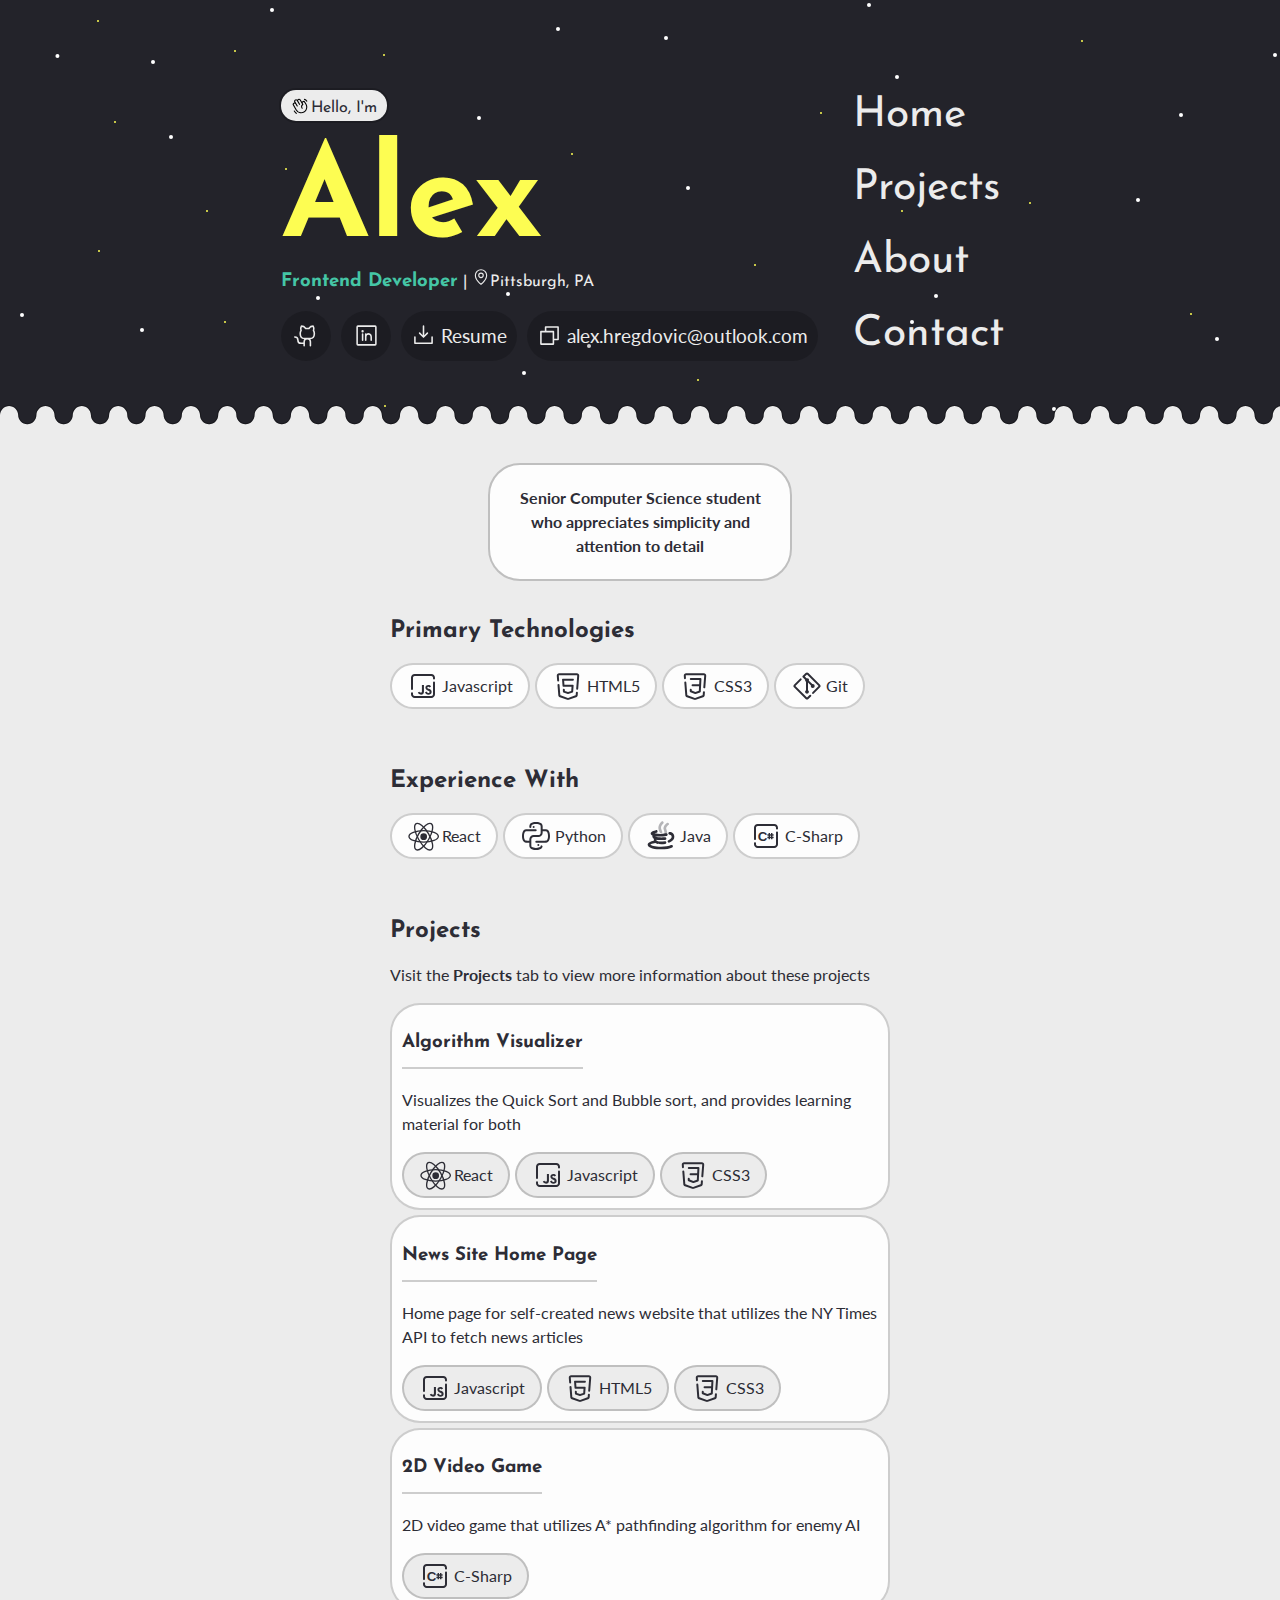
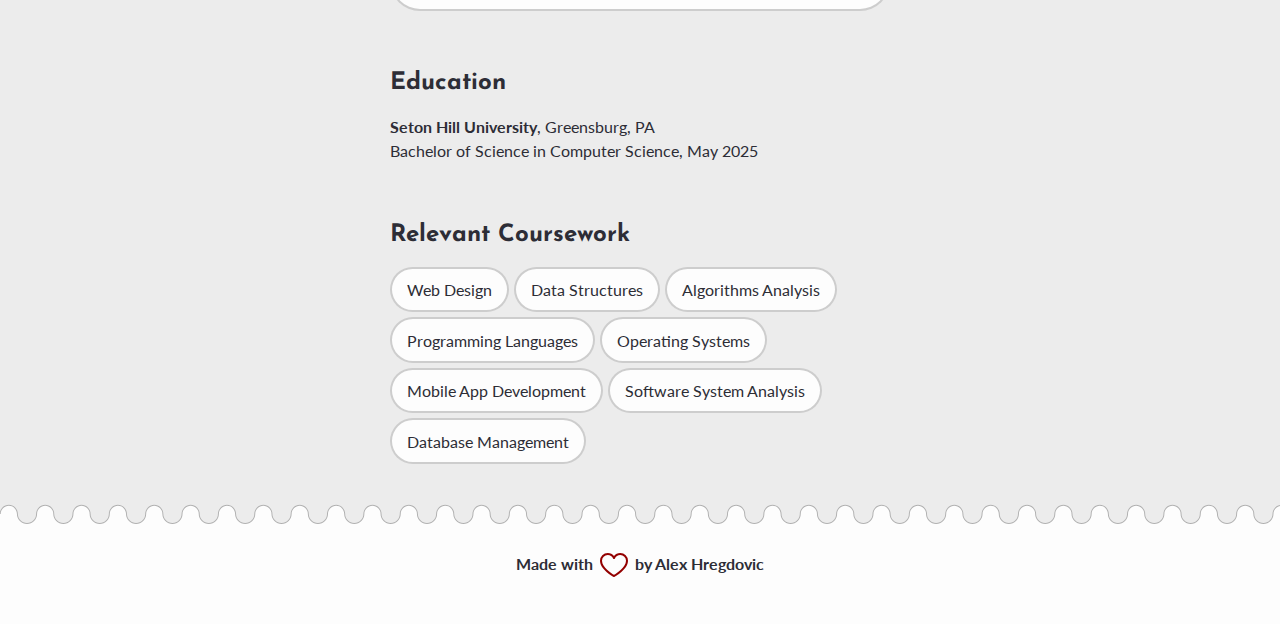
<file: index.html>
<!DOCTYPE html>
<html lang="en">
<head>
    <meta charset="UTF-8">
    <meta name="viewport" content="width=device-width, initial-scale=1.0">
    <title>Alex Hregdovic | Home</title>
    <link rel="stylesheet" href="styles.css">
    <script src="main.js" defer></script>
</head>
<body>
    <div class="container">

        <div id="mobile-nav-container">
            <div id="nav-toggles">
                <img src="./icons/nav-hamburger.svg" id="open-button">
                <img src="./icons/x-nav.svg" id="close-button">
            </div>
    
            <div class="nav-line"> </div>
    
            <nav id="mobile-nav">
                <ul>
                    <li id="active-page"><a href="#">Home</a></li>
                    <li><a href="./projects.html">Projects</a></li>
                    <li><a href="./about.html">About</a></li>
                    <li><a href="./contact.html">Contact</a></li>
                </ul>
            </nav>
        </div>

        <header>
            <div class="header-container">
                <div class="hello-box"><img src="./icons/hand-waving.svg">Hello, I'm</div>
                <h1>Alex</h1>
                <p><span>Frontend Developer</span> | <img src="./icons/map-pin.svg">Pittsburgh, PA</p>
                <div class="socials">
                    <a href="https://github.com/alexhreg"><img src="./icons/github-logo.svg" alt="GitHub"></a>
                    <a href="https://www.linkedin.com/in/alex-hregdovic-b95b67262"><img src="./icons/linkedin-logo.svg" alt="LinkedIn "></a>
                    <a href="./HregdovicAlexResume.pdf" download="AlexHregdovicResume"><img src="./icons/download-simple.svg">Resume</a>
                    <button onClick="CopyText()"><img src="./icons/copy.svg" >alex.hregdovic@outlook.com</button>
                </div>
            </div> 
            <nav id="desktop-nav-container">
                <ul>
                    <li><a href="#">Home</a></li>
                    <li><a href="./projects.html">Projects</a></li>
                    <li><a href="./about.html">About</a></li>
                    <li><a href="./contact.html">Contact</a></li>
                </ul>
            </nav>
        </header>

        <main>
            <img src="./images/wave-border.svg" id="wave-border-top">
            <div class="main-content">
                <section id="short-description">
                    <p><b>Senior Computer Science student who appreciates simplicity and attention to detail</b></p>
                </section>

                <section id="primary-technologies">
                    <h2>Primary Technologies</h2>
                    <div class="technologies">
                        <p><img src="./icons/javascript-icon.svg">Javascript</p>
                        <p><img src="./icons/html-icon.svg">HTML5</p>
                        <p><img src="./icons/css-icon.svg">CSS3</p>
                        <p><img src="./icons/git-icon.svg">Git</p>
                    </div>
                </section>
                

                <section id="experience-with">
                    <h2>Experience With</h2>
                    <div class="experience-with-bubbles">
                        <p><img src="./icons/react-icon.svg">React</p>
                        <p><img src="./icons/python-icon.svg">Python</p>
                        <p><img src="./icons/java-icon.svg">Java</p>
                        <p><img src="./icons/c-sharp.svg">C-Sharp</p>
                    </div>
                </section>
                

                <section id="home-projects">
                    <h2>Projects</h2>
                    <p class="projects-redirect">Visit the <a href="./projects.html">Projects</a> tab to view more information about these projects</p>
                    <div class="home-project-cards">
                        <div class="home-project-card">
                            <h3>Algorithm Visualizer</h3>
                            <p>Visualizes the Quick Sort and Bubble sort, and provides learning material for both</p>
                            <div class="project-tech">
                                <p><img src="./icons/react-icon.svg">React</p>
                                <p><img src="./icons/javascript-icon.svg">Javascript</p>
                                <p><img src="./icons/css-icon.svg">CSS3</p>
                            </div>
                            
                        </div>
    
                        <div class="home-project-card">
                            <h3>News Site Home Page</h3>
                            <p>Home page for self-created news website that utilizes the NY Times API to fetch news articles</p>
                            <div class="project-tech">
                                <p><img src="./icons/javascript-icon.svg">Javascript</p>
                                <p><img src="./icons/html-icon.svg">HTML5</p>
                                <p><img src="./icons/css-icon.svg">CSS3</p>
                            </div>
                        </div>
    
                        <div class="home-project-card">
                            <h3>2D Video Game</h3>
                            <p>2D video game that utilizes A* pathfinding algorithm for enemy AI</p>
                            <div class="project-tech">
                                <p><img src="./icons/c-sharp.svg">C-Sharp</p>
                            </div>
                        </div>
                    </div>
                </section>
                
                <section id="education">
                    <h2>Education</h2>
                    <div class="education">
                        <p>
                            <b>Seton Hill University</b>, Greensburg, PA <br>
                            Bachelor of Science in Computer Science, May 2025
                        </p>
                    </div>
                </section>

                <section id="coursework">
                    <h2>Relevant Coursework</h2>
                    <div class="courses">
                        <p>Web Design</p>
                        <p>Data Structures</p>
                        <p>Algorithms Analysis</p>
                        <p>Programming Languages</p>
                        <p>Operating Systems</p>
                        <p>Mobile App Development</p>
                        <p>Software System Analysis</p>
                        <p>Database Management</p>
                    </div>
                </section>
                
                
            </div>
            <img src="./images/wave-border.svg" id="wave-border-bottom">
        </main>
        <footer>
            Made with <img src="./icons/heart.svg"> by Alex Hregdovic
        </footer>
    </div>
</body>
</html>
</file>
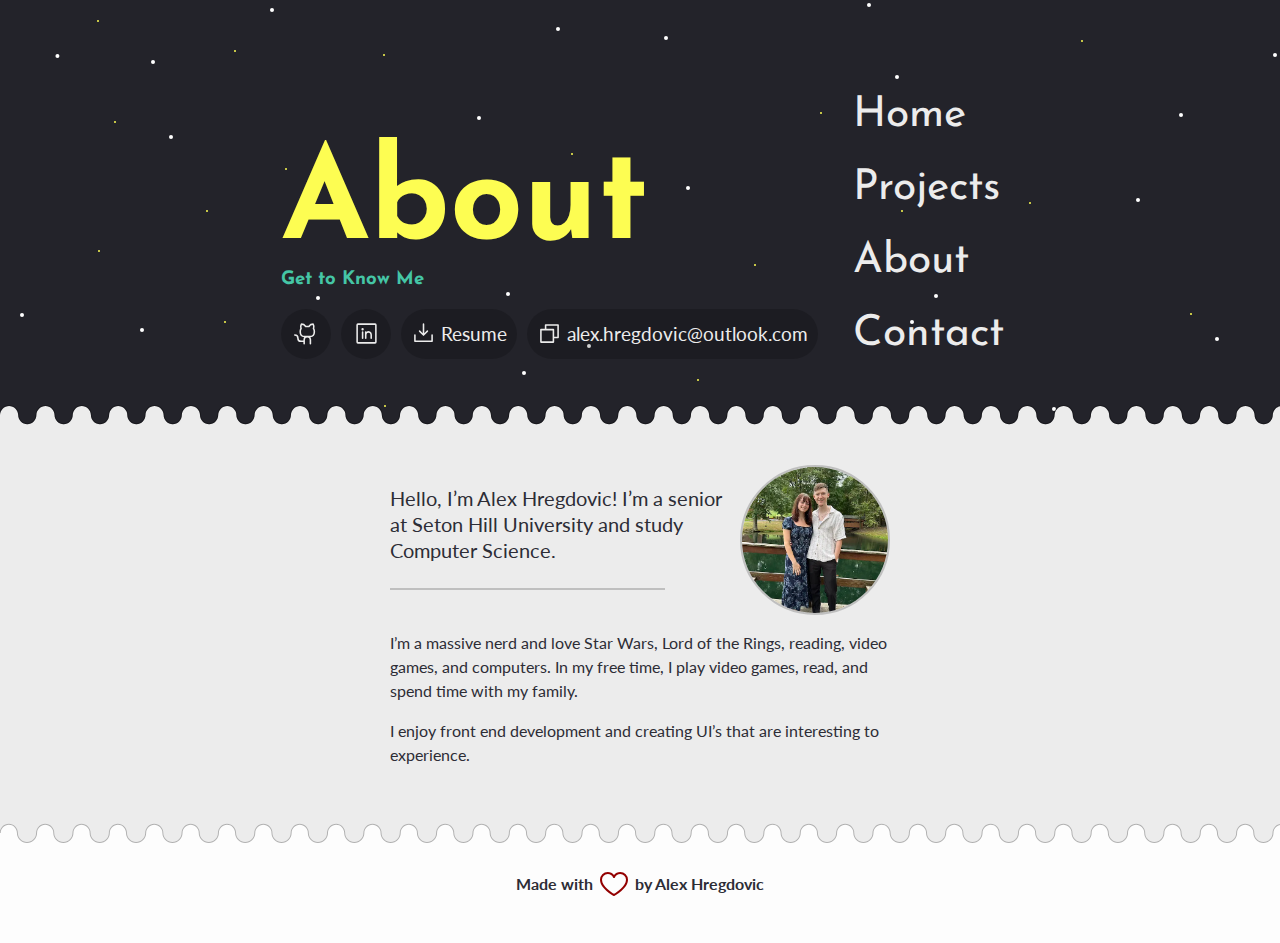
<file: about.html>
<!DOCTYPE html>
<html lang="en">
<head>
    <meta charset="UTF-8">
    <meta name="viewport" content="width=device-width, initial-scale=1.0">
    <title>Alex Hregdovic | About</title>
    <link rel="stylesheet" href="styles.css">
    <script src="main.js" defer></script>
</head>
<body>
    <div class="container">

        <div id="mobile-nav-container">
            <div id="nav-toggles">
                <img src="./icons/nav-hamburger.svg" id="open-button">
                <img src="./icons/x-nav.svg" id="close-button">
            </div>
    
            <div class="nav-line"> </div>
    
            <nav id="mobile-nav">
                <ul>
                    <li><a href="./index.html">Home</a></li>
                    <li><a href="./projects.html">Projects</a></li>
                    <li id="active-page"><a href="#">About</a></li>
                    <li><a href="./contact.html">Contact</a></li>
                </ul>
            </nav>
        </div>

        <header>
            <div class="header-container">
                <h1>About</h1>
                <p><span>Get to Know Me</span></p>
                <div class="socials">
                    <a href="https://github.com/alexhreg"><img src="./icons/github-logo.svg" alt="GitHub"></a>
                    <a href="https://www.linkedin.com/in/alex-hregdovic-b95b67262"><img src="./icons/linkedin-logo.svg" alt="LinkedIn "></a>
                    <a href="./HregdovicAlexResume.pdf" download="AlexHregdovicResume"><img src="./icons/download-simple.svg">Resume</a>
                    <button onClick="CopyText()"><img src="./icons/copy.svg" >alex.hregdovic@outlook.com</button>
                </div>
            </div>
            <nav id="desktop-nav-container">
                <ul>
                    <li><a href="./index.html">Home</a></li>
                    <li><a href="./projects.html">Projects</a></li>
                    <li><a href="#">About</a></li>
                    <li><a href="./contact.html">Contact</a></li>
                </ul>
            </nav>
        </header>

        <main>
            <img src="./images/wave-border.svg" id="wave-border-top">
            <section class="main-content about-content">
                <div class="bio-top">
                    <div class="intro">
                        <p class="about-intro">Hello, I’m Alex Hregdovic! I’m a senior at Seton Hill University and study Computer Science.</p>
                        <div class="line"></div>
                    </div>
                    <img src="./images/portfolio-portrait.webp" alt="Photo of Alex" id="portrait">
                </div>


                <div class="about-end">
                    <p>
                        I’m a massive nerd and love Star Wars, 
                        Lord of the Rings, reading, video games, and computers.
                        In my free time, I play video games, read, and spend time
                        with my family.
                    </p>
                    <p>
                        I enjoy front end development and creating UI’s that are
                        interesting to experience. 
                    </p>
                </div>
                

                
            </section>
            <img src="./images/wave-border.svg" id="wave-border-bottom">
        </main>
        <footer>
            Made with <img src="./icons/heart.svg"> by Alex Hregdovic
        </footer>

    </div>
</body>
</html>
</file>
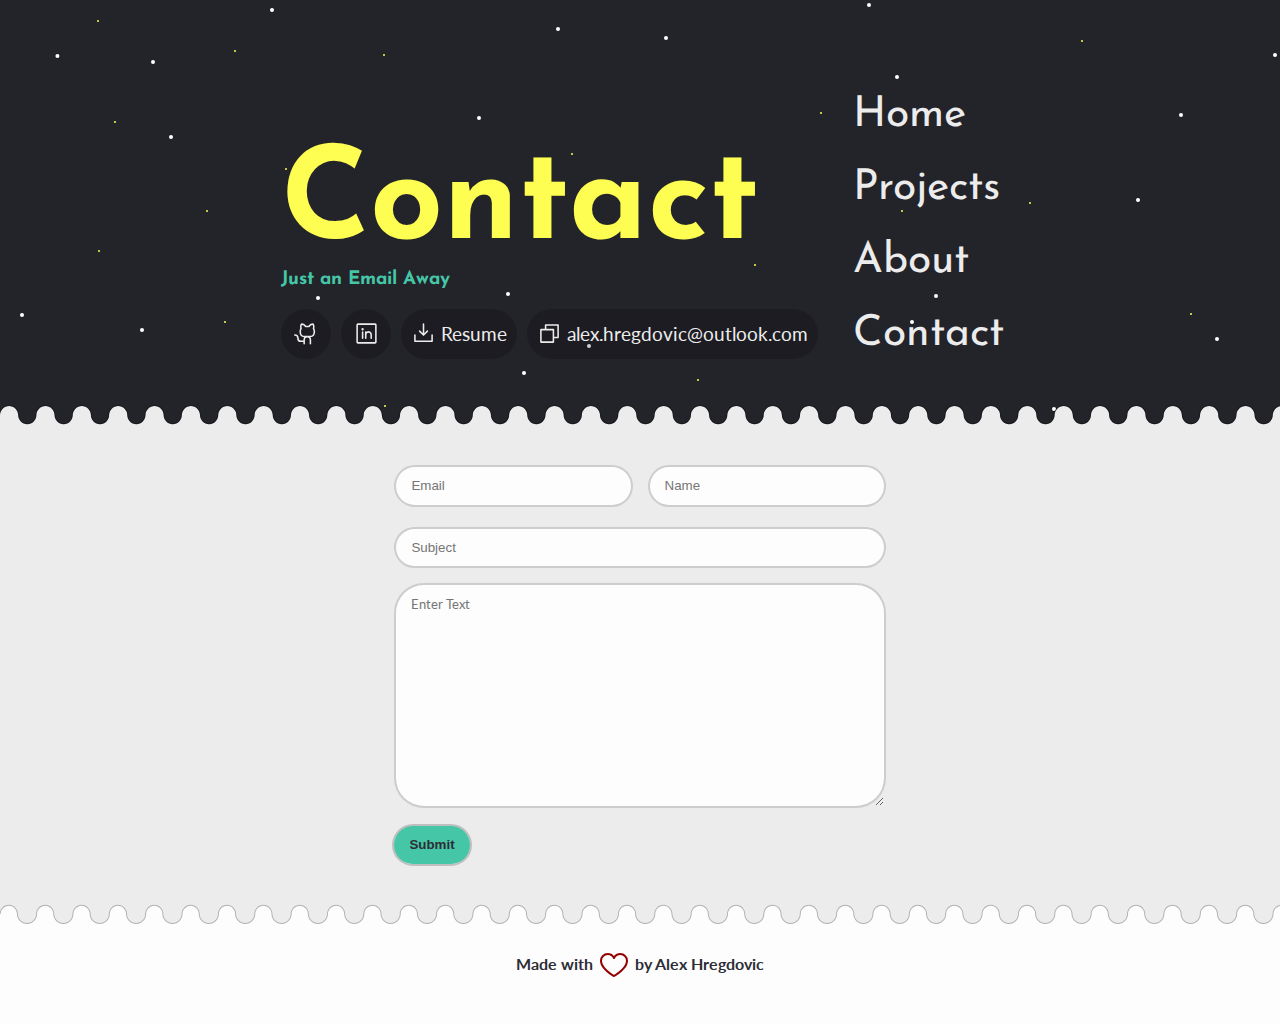
<file: contact.html>
<!DOCTYPE html>
<html lang="en">
<head>
    <meta charset="UTF-8">
    <meta name="viewport" content="width=device-width, initial-scale=1.0">
    <title>Alex Hregdovic | Contact</title>
    <link rel="stylesheet" href="styles.css">
    <script src="main.js" defer></script>
</head>
<body>
    <div class="container">

        <div id="mobile-nav-container">
            <div id="nav-toggles">
                <img src="./icons/nav-hamburger.svg" id="open-button">
                <img src="./icons/x-nav.svg" id="close-button">
            </div>
    
            <div class="nav-line"> </div>
    
            <nav id="mobile-nav">
                <ul>
                    <li><a href="./index.html">Home</a></li>
                    <li><a href="./projects.html">Projects</a></li>
                    <li><a href="./about.html">About</a></li>
                    <li id="active-page"><a href="#">Contact</a></li>
                </ul>
            </nav>
        </div>

        <header>
            <div class="header-container">
                <h1>Contact</h1>
                <p><span>Just an Email Away</span></p>
                <div class="socials">
                    <a href="https://github.com/alexhreg"><img src="./icons/github-logo.svg" alt="GitHub"></a>
                    <a href="https://www.linkedin.com/in/alex-hregdovic-b95b67262"><img src="./icons/linkedin-logo.svg" alt="LinkedIn "></a>
                    <a href="./HregdovicAlexResume.pdf" download="AlexHregdovicResume"><img src="./icons/download-simple.svg">Resume</a>
                    <button onClick="CopyText()"><img src="./icons/copy.svg" >alex.hregdovic@outlook.com</button>
                </div>
            </div>
            <nav id="desktop-nav-container">
                <ul>
                    <li><a href="./index.html">Home</a></li>
                    <li><a href="./projects.html">Projects</a></li>
                    <li><a href="./about.html">About</a></li>
                    <li><a href="#">Contact</a></li>
                </ul>
            </nav>
        </header>

        <main>
            <img src="./images/wave-border.svg" id="wave-border-top">
            <div class="main-content contact-content">

                <div class="email-name">
                    <input type="email" placeholder="Email" required id="email-input">
                    <input type="text" placeholder="Name" required id="name-input">
                </div>
                <input type="text" placeholder="Subject" required id="subject-input">
                
                <textarea name="message" id="message-box" placeholder="Enter Text"></textarea>

                <button id="submit-button">Submit</button>
            </div>
            <img src="./images/wave-border.svg" id="wave-border-bottom">
        </main>
        <footer>
            Made with <img src="./icons/heart.svg"> by Alex Hregdovic
        </footer>

    </div>
</body>
</html>
</file>
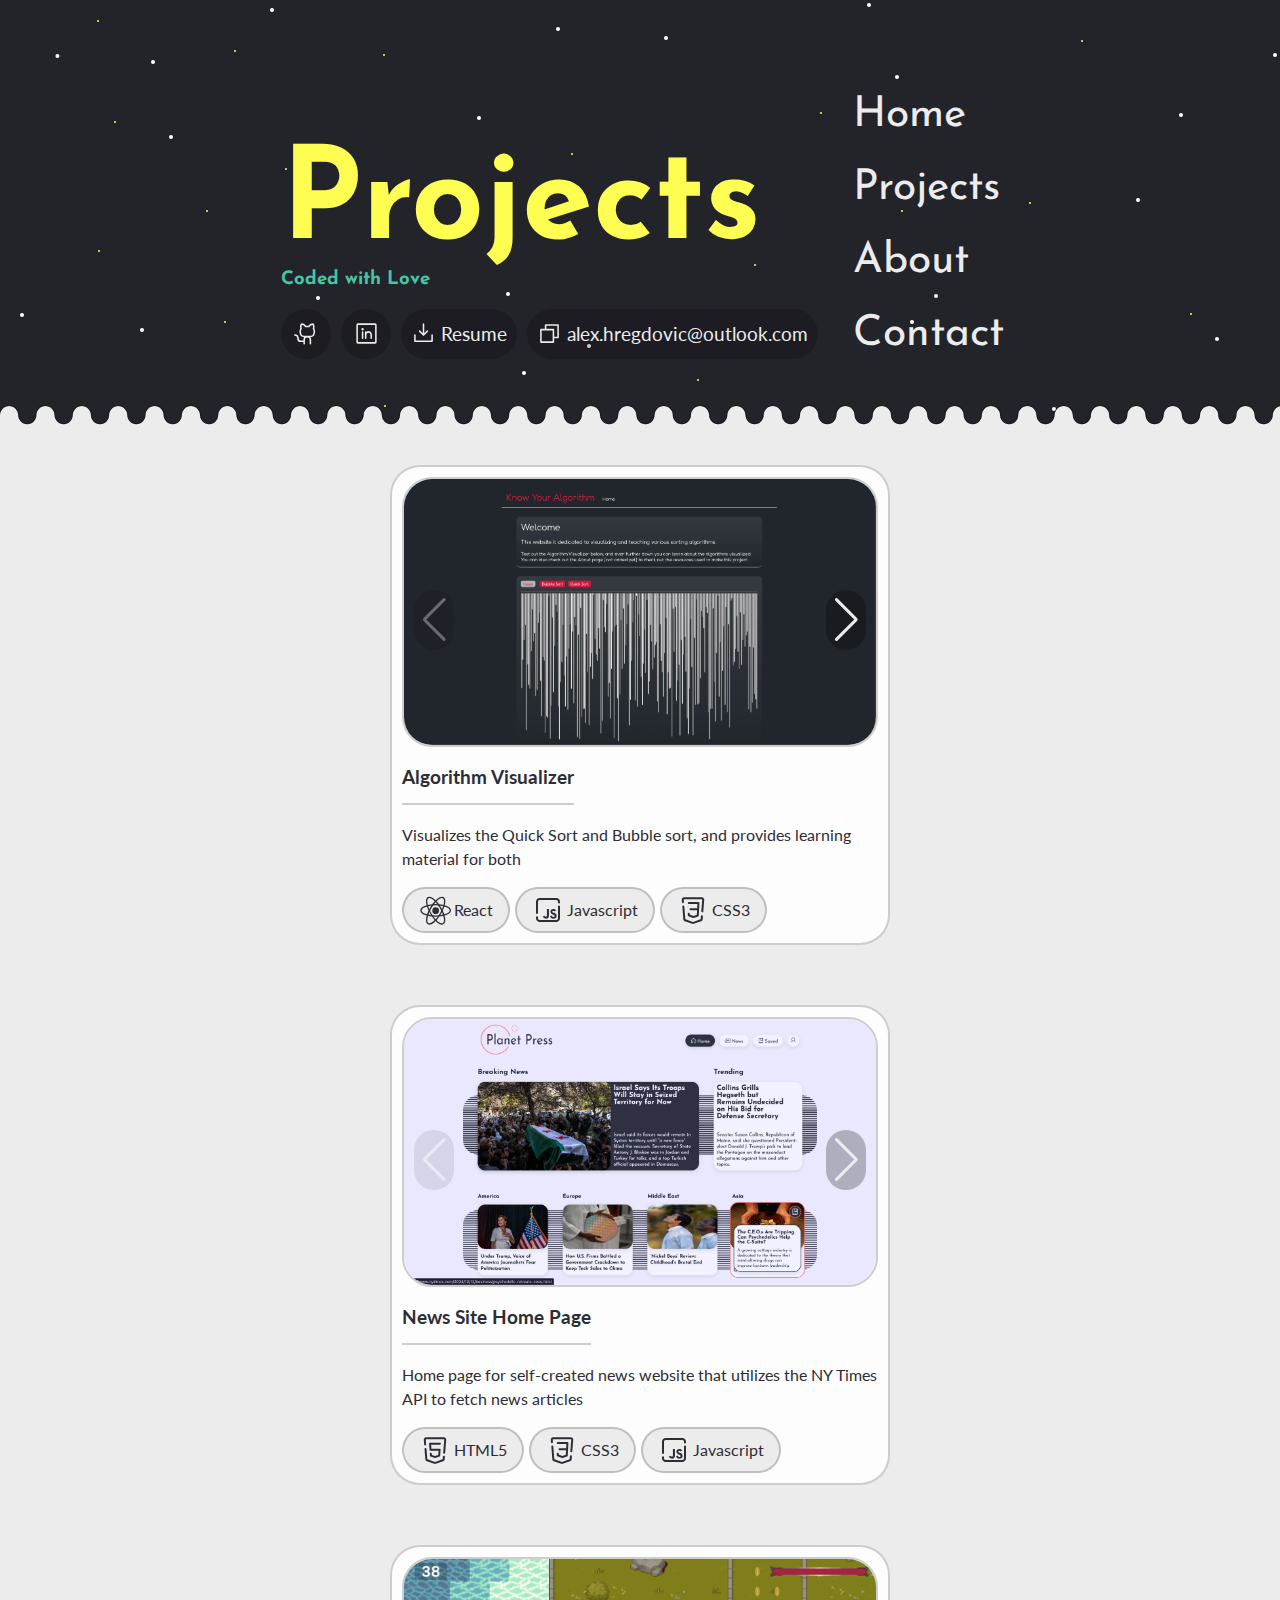
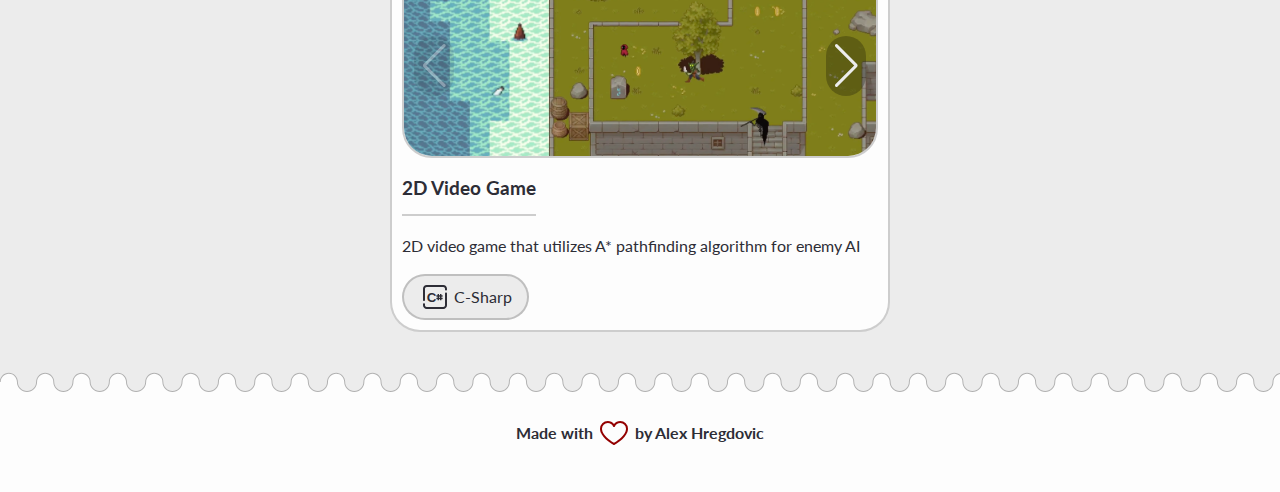
<file: projects.html>
<!DOCTYPE html>
<html lang="en">
<head>
    <meta charset="UTF-8">
    <meta name="viewport" content="width=device-width, initial-scale=1.0">
    <title>Alex Hregdovic | Projects</title>
    <link rel="stylesheet" href="styles.css">
    <link rel="stylesheet" href="https://cdn.jsdelivr.net/npm/swiper@11/swiper-bundle.min.css"/>
    <script src="https://cdn.jsdelivr.net/npm/swiper@11/swiper-bundle.min.js" defer></script>
    <script src="main.js" defer></script>
    <script src="swiper.js" defer></script>
</head>
<body>
    <div class="container">

        <div id="mobile-nav-container">
            <div id="nav-toggles">
                <img src="./icons/nav-hamburger.svg" id="open-button">
                <img src="./icons/x-nav.svg" id="close-button">
            </div>
    
            <div class="nav-line"> </div>
    
            <nav id="mobile-nav">
                <ul>
                    <li><a href="./index.html">Home</a></li>
                    <li id="active-page"><a href="#">Projects</a></li>
                    <li><a href="./about.html">About</a></li>
                    <li><a href="./contact.html">Contact</a></li>
                </ul>
            </nav>
        </div>

        <header>
            <div class="header-container">
                <h1>Projects</h1>
                <p><span>Coded with Love</span></p>
                <div class="socials">
                    <a href="https://github.com/alexhreg"><img src="./icons/github-logo.svg" alt="GitHub"></a>
                    <a href="https://www.linkedin.com/in/alex-hregdovic-b95b67262"><img src="./icons/linkedin-logo.svg" alt="LinkedIn "></a>
                    <a href="./HregdovicAlexResume.pdf" download="AlexHregdovicResume"><img src="./icons/download-simple.svg">Resume</a>
                    <button onClick="CopyText()"><img src="./icons/copy.svg" >alex.hregdovic@outlook.com</button>
                </div>
            </div> 
            <nav id="desktop-nav-container">
                <ul>
                    <li><a href="./index.html">Home</a></li>
                    <li><a href="#">Projects</a></li>
                    <li><a href="./about.html">About</a></li>
                    <li><a href="./contact.html">Contact</a></li>
                </ul>
            </nav>   
        </header>

        <main>
            <img src="./images/wave-border.svg" id="wave-border-top">
            <section class="main-content">
                <div class="projects">
                    
                    <div class="project kya">
                        <div class="swiper mySwiper">
                            <div class="swiper-wrapper">
                                <div class="swiper-slide"><img src="./images/kya-ss-1.webp"></div>
                                <div class="swiper-slide"><img src="./images/kya-ss-2.webp"></div>
                                <div class="swiper-slide"><img src="./images/kya-ss-3.webp"></div>
                                <div class="swiper-slide"><img src="./images/kya-ss-4.webp"></div>
                            </div>
                            <div class="swiper-button-next"></div>
                            <div class="swiper-button-prev"></div>
                        </div>
                        <h3>Algorithm Visualizer</h3>
                        <p>Visualizes the Quick Sort and Bubble sort, and provides learning material for both</p>
                        <div class="project-tech">
                            <p><img src="./icons/react-icon.svg">React</p>
                            <p><img src="./icons/javascript-icon.svg">Javascript</p>
                            <p><img src="./icons/css-icon.svg">CSS3</p>
                        </div>
                    </div>

                    <div class="project">
                        <div class="swiper mySwiper">
                            <div class="swiper-wrapper">
                                <div class="swiper-slide"><img src="./images/pp-ss-1.webp"></div>
                                <div class="swiper-slide"><img src="./images/pp-ss-2.webp"></div>
                            </div>
                            <div class="swiper-button-next"></div>
                            <div class="swiper-button-prev"></div>
                        </div>
                        <h3>News Site Home Page</h3>
                        <p>Home page for self-created news website that utilizes the NY Times API to fetch news articles</p>
                        <div class="project-tech">
                            <p><img src="./icons/html-icon.svg">HTML5</p>
                            <p><img src="./icons/css-icon.svg">CSS3</p>
                            <p><img src="./icons/javascript-icon.svg">Javascript</p>
                        </div>
                    </div>
                        
                    <div class="project">
                        <div class="swiper mySwiper">
                            <div class="swiper-wrapper">
                                <div class="swiper-slide"><img src="./images/vg-ss-1.webp"></div>
                                <div class="swiper-slide"><img src="./images/vg-ss-2.webp"></div>
                                <div class="swiper-slide"><img src="./images/vg-ss-3.webp"></div>
                            </div>
                            <div class="swiper-button-next"></div>
                            <div class="swiper-button-prev"></div>
                        </div>
                        <h3>2D Video Game</h3>
                        <p>2D video game that utilizes A* pathfinding algorithm for enemy AI</p>
                        <div class="project-tech">
                            <p><img src="./icons/c-sharp.svg">C-Sharp</p>
                        </div>
                    </div>
                </div>

                
            </section>
            <img src="./images/wave-border.svg" id="wave-border-bottom">
        </main>
        <footer>
            Made with <img src="./icons/heart.svg"> by Alex Hregdovic
        </footer>

    </div>
</body>
</html>
</file>
<file: styles.css>
@import url('https://fonts.googleapis.com/css2?family=Josefin+Sans:ital,wght@0,100..700;1,100..700&display=swap');
@import url('https://fonts.googleapis.com/css2?family=Josefin+Sans:ital,wght@0,100..700;1,100..700&family=Lato:ital,wght@0,100;0,300;0,400;0,700;0,900;1,100;1,300;1,400;1,700;1,900&display=swap');

*, *:before, *:after {
    box-sizing: border-box;
}
body {
    /* background-color: #FDFDFD; */
    background-color: #FDFDFD;
    /* background-image: url(./images/bigspace.svg); */
    margin: 0;
}
#follow-cursor {
    height: 50px;
    width: 50px;
    background-color: #ECECEC;
    position: absolute;
    border-radius: 50%;
    transition: 5s ease-out;
    z-index: -10;
}
.container {
    background-image: url(./images/bigspace.svg);
    max-width: 100vw;
    overflow: hidden;
    gap: 0;
    color: #2D2D36;
}





/* Header */
header {
    display: flex;
    justify-content: center;
    height: 300px;
    margin-top: 75px;
    margin-bottom: 50px;
}
.header-container {
    /* justify-self: center; */
    align-self: center;
    margin: 20px;
}
.hello-box {
    position: absolute;
    background-color: #ECECEC;
    border-radius: 15px;
    padding: 10px 10px 5px 10px;
    /* transform: rotate(-9deg); */
    font-family: "Josefin Sans";
    font-weight: normal;
    outline: #00000030 2px solid;
    font-size: 12pt;

    display: flex;
    justify-content: center;
    align-items: center;
}
.hello-box img {
    margin-top: -3px;
    margin-right: 2px;
}
.hello-box:hover {
    cursor: grab;
}
.hello-box:hover img {
    animation-name: waving;
    animation-duration: .4s;
    animation-iteration-count: 10;
    animation-direction: alternate;
}
@keyframes waving {
    from {transform: rotate(-10deg);}
    to {transform: rotate(25deg);}
}
h1 {
    font-family: "Josefin Sans";
    font-weight: bold;
    font-size: clamp(4.5rem, -1.7222rem + 31.1111vw, 8rem);
    margin: 50px 0 0 0;
    color: #FDFD52;
    display: flex;
}


.header-container p {
    color: #ECECEC;
    font-family: 'Josefin Sans';
    margin-top: 0;
    margin-bottom: 20px;
}
.header-container span {
    color: #45C6A6;
    font-weight: bold;
    font-size: 14pt;
}
.socials {
    display: flex;
    flex-wrap: wrap;
    gap: 10px;
}
.socials a {
    display: flex;
    justify-content: center;
    align-items: center;
    gap: 5px;

    text-decoration: none;
    color: #ECECEC;
    font-family: Lato;
    font-size: 14pt;

    height: 50px;
    width: 50px;
    border-radius: 30px;
    background-color: #00000030;
    transition: .3s;
}
.socials a:last-of-type {
    width: auto;
    padding: 0 10px;
}
.socials img {
    width: 25px;
}

.socials button {
    display: flex;
    justify-content: center;
    align-items: center;
    gap: 5px;

    text-decoration: none;
    color: #ECECEC;
    font-size: 14pt;
    font-family: Lato;

    height: 50px;
    border-radius: 30px;
    border: none;
    padding: 0 10px;
    background-color: #00000030;
    transition: .3s;
}
.socials button:hover {
    cursor: pointer;
}
.socials button:active {
    color: #45C6A6;
}







/* Navigation */
#desktop-nav-container {
    display: flex;
    flex-direction: column;
    justify-content: center;
}
#desktop-nav-container a, #nav-container-mobile a{
    text-decoration: none;
    color: #ECECEC;
    font-family: 'Josefin Sans';
    font-size: 32pt;
    margin: 10px;
    transition: .3s;
}
#desktop-nav-container ul {
    padding: 0;
    list-style-type: none;
}
#desktop-nav-container li {
    margin: 30px 0;
    transition: .3s;
}
#desktop-nav-container li:hover{
    transform: scale(1.1);
    transition: .3s;
    color: #45C6A6;
}
#desktop-nav-container a {
    margin: 15px;
    transition: .3s;
}
#desktop-nav-container a:hover {
    color: #45C6A6;
    transition: .3s;
}





#mobile-nav-container {
    font-family: 'Josefin Sans';
    background-color: #2d2d36;
    position: fixed;
    z-index: 10;
    right: 20px;
    top: 20px;
    

    height: 50px;
    width: 50px;
    border-radius: 30px;
    outline: #00000030 2px solid;
    overflow: hidden;

    display: flex;
    align-items: center;
    flex-direction: column;

    transition: .3s ease-out;
}
#mobile-nav-container.open {
    height: 400px;
    width: calc(100vw - 40px);
    transition: .3s ease-out;
}
#nav-toggles {
    display: flex;
    justify-content: center;
    align-items: center;
    align-self: center;

    background-color: #ececec;
    border-radius: 30px;
    outline: #00000030 2px solid;

    height: 50px;
    width: 50px;

    position: absolute;
    z-index: 11;
    transition: .3s ease-out;
}
#nav-toggles.open {
    margin-top: 10px;
    transition: .3s ease-out;
}
#close-button {
    display: none;
}
.nav-line {
    align-self: center;
    min-height: 2px;
    width: 90%;
    margin-top: 35px;
    background-color: #00000030;
}
#mobile-nav {
    transform: translateY(-20px);
    opacity: 0;
    transition: .5s;
}
#mobile-nav.open {
    transform: translateY(20px);
    opacity: 1;
    transition: .5s;
}
#mobile-nav ul {
    list-style-type: none;
    padding: 0;
}
#mobile-nav li {
    margin: 35px 0;
    text-align: center;
    padding: 0 15px 0 15px;
}
#mobile-nav a {
    text-decoration: none;
    color: #ececec;
    font-size: 32pt;
}
#active-page {
    border-left: #00000030 solid 2px;
    border-right: #00000030 solid 2px;
}
#active-page a {
    font-weight: bold;
    color: #45C6A6;
}

















#wave-border-top {
    position: relative;
    height: 20px;
    margin-top: -20px;
    align-self: flex-start;
}
#wave-border-bottom {
    position: relative;
    height: 20px;
    transform: rotate(180deg);
    margin-bottom: -20px;
    align-self: flex-start;
}
#wave-border-footer {
    height: 20px;
}


















/* Main */
main {
    display: flex;
    justify-content: center;
    align-items: center;
    flex-direction: column;

    background-color: #ECECEC;
    margin: 0;
}
.main-content {
    max-width: 500px;
    font-family: Lato;
}
.main-content h2 {
    font-family: 'Josefin Sans';
    margin-top: 60px;
}
#short-description {
    margin: auto;
    max-width: 300px;

    display: flex;
    justify-content: center;
    align-items: center;
    text-align: center;

    align-self: center;
    

    padding:  5px 15px;
    margin-top: 40px;
    font-family: Lato;

    
    background-color: #FDFDFD;
    outline: #00000030 2px solid;
    border-radius: 30px;
    transition: .3s;
}
#short-description:hover {
    outline: #45C6A6 2px solid;
    transition: .3s;
}
#short-description p {
    max-width: 30ch;
    color: #2D2D36;
    line-height: 1.5;
}


#primary-technologies h2 {
    margin-top: 40px;
}
.technologies, .experience-with-bubbles, .home-project-cards, .courses{
    display: flex;
    flex-wrap: wrap;
    gap: 5px;
}
.technologies p, .experience-with-bubbles p, .courses p, .project-tech p {
    font-family: Lato;
    background-color: #FDFDFD;
    border-radius: 30px;
    padding: 5px 15px 5px 15px;
    border: #00000030 2px solid;
    margin: 0;
    gap: 3px;
    transition: .3s;
    
    display: flex;
    justify-content: center;
    align-items: center;
}
.technologies p:hover, .experience-with-bubbles p:hover, .courses p:hover, .project-tech p:hover {
    border: #45C6A6 2px solid;
    transform: scale(1.04);
    transition: .3s;
}
#home-projects a {
    text-decoration: none;
    color: #2D2D36;
    font-weight: bolder;
}
.home-project-cards h3 {
    font-family: 'Josefin Sans';
    padding-bottom: 15px;
    border-bottom: #00000030 2px solid;
    float: left;
}
.home-project-card {
    background-color: #FDFDFD;
    border-radius: 30px;
    padding: 10px;
    border: #00000030 2px solid;
    max-width: 500px;
    width: 100%;
}
.home-project-card p {
    clear: left;
    font-family: Lato;
    line-height: 1.5;
}
.project-tech {
    display: flex;
    flex-wrap: wrap;
    gap: 5px;
}
.project-tech p {
    background-color: #ECECEC;
}
.education p {
    line-height: 1.5;
}
#coursework {
    margin-bottom: 40px;
}
.courses p {
    padding: 11.25px 15px 11.25px 15px;
}



































/* Footer */
footer {
    height: 120px;
    background-color: #FDFDFD;
    
    display: flex;
    justify-content: center;
    align-items: center;

    font-family: Lato;
    font-weight: bold;
    color: #2D2D36;
    transition: .3s;
}
footer img {
    margin: 0 5px;
}
footer img:hover {
    background-image: url(./icons/heart-fill.svg);
    transition: .3s;
}








/* Projects */
.swiper {
    max-width: 100%;
    border-radius: 30px;
    border: #00000030 2px solid;
}
.swiper-slide {
    text-align: center;
    font-size: 18px;
    background: #fff;
    display: flex;
    justify-content: center;
    align-items: center;
}

.swiper-slide img {
    display: block;
    width: 100%;
    height: 100%;
    object-fit: cover;
}
.swiper-button-next, .swiper-button-prev {
    background-color: #00000040;
    padding: 30px 20px;
    border-radius: 30px;
    color: #ECECEC !important;
}

.projects {
    display: flex;
    flex-direction: column;
}
.projects-redirect {
    line-height: 1.5;
}
.project {
    margin: 30px 0;
    border: #00000030 2px solid;
    padding: 10px;
    border-radius: 30px;
    background-color: #FDFDFD;
    transition: .3s;
    max-width: calc(100vw - 40px);
}
.project h3 {
    border-bottom: #00000030 2px solid;
    padding-bottom: 15px;
    float: left;
}
.project p {
    line-height: 1.5;
    clear: left;
}

.project:first-of-type {
    margin-top: 40px;
}
.project:last-of-type {
    margin-bottom: 40px;
}


















.about-content {
    display: flex;
    flex-direction: column;
}
.bio-top {
    display: flex;
    justify-content: space-between;
    margin-top: 40px;
}




.about-intro {
    max-width: 36ch;
    font-size: 15pt;
    line-height: 1.3;
}
.line {
    height: 2px;
    width: calc(90% - 40px);
    background-color: #00000030;
    margin: 25px 0 25px 0;
}
.about-end {
    margin-bottom: 40px;
    line-height: 1.5;
}
#portrait {
    height: 150px;
    width: 150px;
    border-radius: 50%;
    border: #00000030 2px solid;
    transition: .3s;
}
#portrait.blow-up {
    transform: scale(1.75) translateX(-45%);
    transition: .3s;
}

































.email-name {
    margin: 40px 0 20px 0;
    display: flex;
    gap: 15px;
    flex-wrap: wrap;
}
.email-name #email-input {
    flex-grow: 1;
}
.email-name #name-input {
    flex-grow: 1;
}
#subject-input {
    width: 100%;
    margin-bottom: 15px;
}
input, #message-box {
    background-color: #FDFDFD;
    border-radius: 30px;
    border: #00000030 2px solid;
    padding: 11.25px 15px 11.25px 15px;

    transition: .3s;
    color: #2D2D36;
}
input:focus, #message-box:focus {
    border: #45C6A6 2px solid;
    transition: .3s;
    outline: none;
}
#message-box {
    width: 100%;
    max-width: 100%;
    height: 25vh;
    color: #2D2D36;
    font-family: Lato;
    margin: 0;
}
#submit-button {
    margin: 15px 0 40px 0;
    border-radius: 30px;
    padding: 11.25px 15px 11.25px 15px;
    outline: #00000030 2px solid;
    border: none;
    background-color: #45C6A6;
    color: #2D2D36;
    font-size: 10pt;
    font-weight: bolder;
}





















@media (width <= 730px) {
    #desktop-nav-container {
        display: none;
    }
}
@media (width > 730px) {
    #mobile-nav-container {
        display: none;
    }
}
@media (width <= 540px) {
    .main-content {
        margin: 0 20px 0 20px;
    }
}
@media (pointer: fine) {
    .project:hover {
        border: #45C6A6 2px solid;
        transition: .3s;
        transform: scale(1.04);
    }
    .socials a:hover {
        transform: scale(1.1);
        transition: .3s;
    }
    .socials button:hover {
        transform: scale(1.04);
        transition: .3s;
    }
}
</file>
